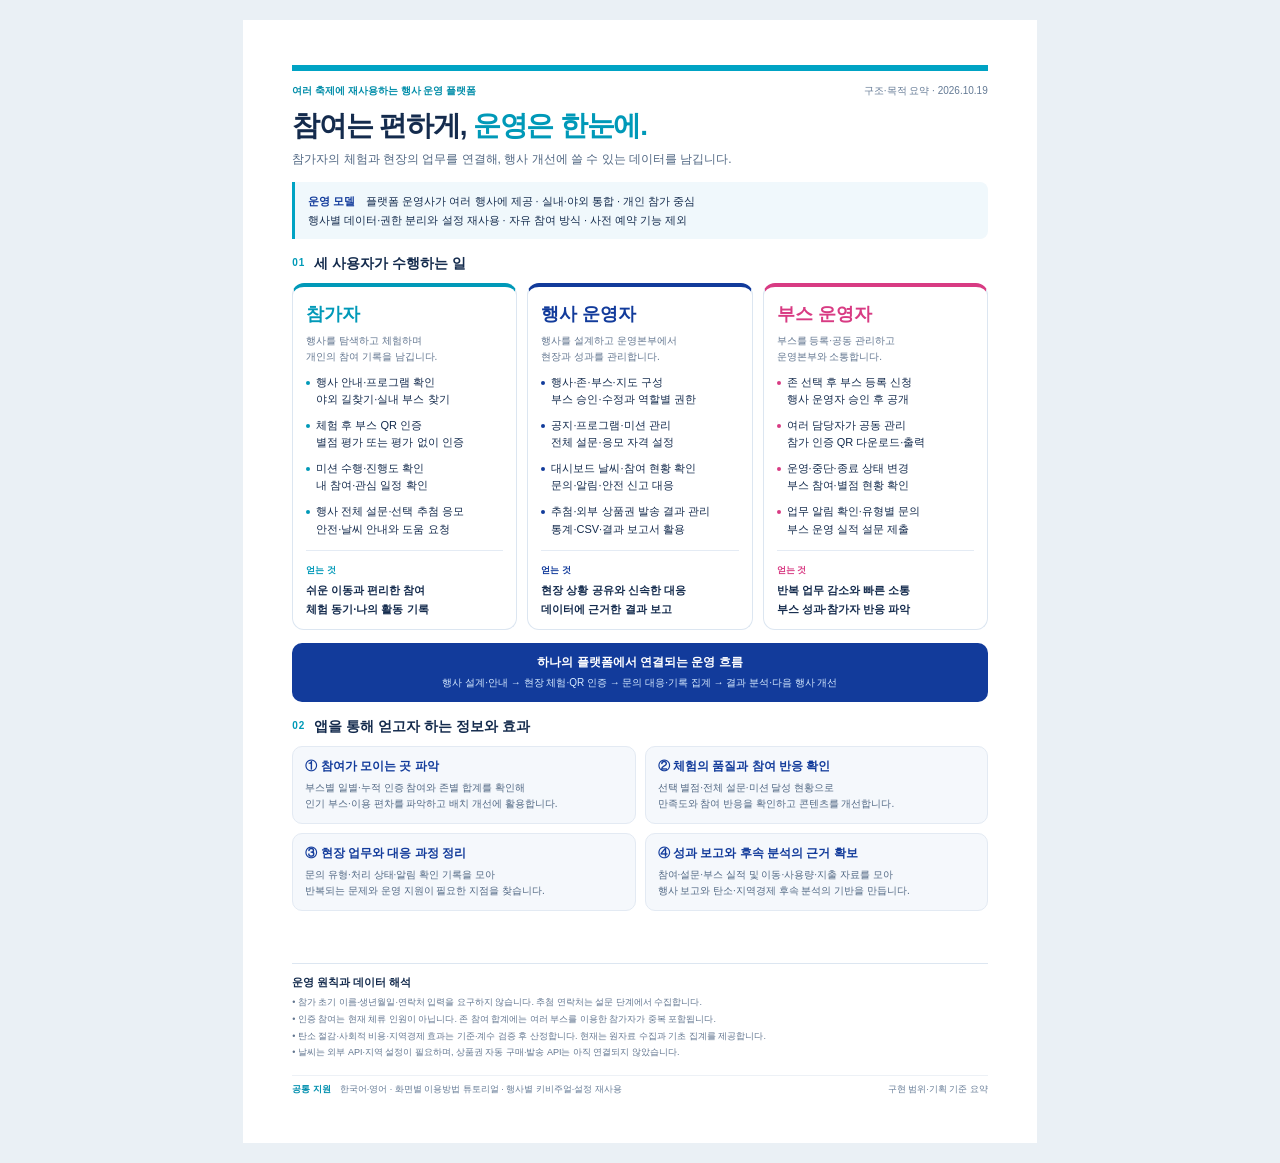
<file: docs/platform-one-page.html>
<!doctype html>
<html lang="ko">
<head>
<meta charset="utf-8">
<meta name="viewport" content="width=device-width, initial-scale=1">
<title>행사 플랫폼 한 장 요약 — 사용자 구조와 운영 목적</title>
<style>
@page{size:A4;margin:0}*{box-sizing:border-box}body{margin:0;background:#eaf0f5;color:#142b4d;font-family:"Noto Sans CJK KR","Noto Sans KR","Malgun Gothic",sans-serif;font-size:11px;line-height:1.65}.sheet{width:210mm;height:297mm;margin:20px auto;padding:12mm 13mm;background:#fff;display:flex;flex-direction:column;gap:13px;overflow:hidden}header{border-top:6px solid #00a3c4;padding-top:12px}.eyebrow{display:flex;justify-content:space-between;gap:12px;color:#647a95;font-size:10px}.eyebrow strong{color:#008da9}h1{font-size:28px;line-height:1.35;letter-spacing:-1.2px;margin:7px 0 5px}h1 span{color:#0099b8}header p{margin:0;color:#506783;font-size:12px}.positioning{padding:10px 13px;background:#f0f8fc;border-left:3px solid #00a3c4;border-radius:0 8px 8px 0}.positioning strong{color:#123b9b}.section-title{display:flex;gap:9px;align-items:center;font-size:14px;margin:0 0 8px}.section-title small{font-size:10px;letter-spacing:1px;color:#009ab7}.roles{display:grid;grid-template-columns:repeat(3,minmax(0,1fr));gap:10px}.role{border:1px solid #dce6f1;border-top:4px solid var(--color);border-radius:12px;padding:13px 13px 11px;display:flex;flex-direction:column}.role h3{margin:0;color:var(--color);font-size:18px}.role .intro{color:#61758f;font-size:10px;line-height:1.6;min-height:32px;margin:3px 0 9px}.role ul{list-style:none;padding:0;margin:0;display:flex;flex-direction:column;gap:8px;flex:1}.role li{position:relative;padding-left:10px;word-break:keep-all;line-height:1.6}.role li:before{content:"";position:absolute;top:7px;left:0;width:4px;height:4px;border-radius:50%;background:var(--color)}.benefit{margin-top:12px;padding-top:9px;border-top:1px solid #e4ebf4}.benefit small{font-weight:700;color:var(--color);font-size:9px}.benefit p{margin:3px 0 0;font-weight:700;word-break:keep-all;font-size:11px}.bridge{background:#123b9b;color:#fff;padding:10px 14px;border-radius:10px;text-align:center}.bridge strong{font-size:12px}.bridge p{margin:3px 0 0;color:#d6eaff;font-size:10px}.results{display:grid;grid-template-columns:1fr 1fr;gap:9px}.result{padding:10px 12px;background:#f5f8fc;border:1px solid #e3eaf3;border-radius:10px;min-height:71px}.result h3{font-size:12px;margin:0 0 3px;color:#123b9b}.result p{margin:0;color:#506783;font-size:10px;word-break:keep-all}.principles{border-top:1px solid #dce6f1;padding-top:9px;margin-top:auto}.principles h2{font-size:11px;margin:0 0 4px}.principles p{margin:2px 0;color:#61758f;font-size:9px;word-break:keep-all}.common{font-size:9px;color:#647a95;display:flex;justify-content:space-between;gap:10px;border-top:1px solid #edf1f6;padding-top:6px}.common strong{color:#008fae}@media print{body{background:#fff}.sheet{margin:0;break-after:avoid}}@media screen and (max-width:820px){body{overflow-x:auto}.sheet{margin:0}}
</style>
</head>
<body><main class="sheet">
<header>
 <div class="eyebrow"><strong>여러 축제에 재사용하는 행사 운영 플랫폼</strong><span>구조·목적 요약 · 2026.10.19</span></div>
 <h1>참여는 편하게, <span>운영은 한눈에.</span></h1>
 <p>참가자의 체험과 현장의 업무를 연결해, 행사 개선에 쓸 수 있는 데이터를 남깁니다.</p>
</header>
<div class="positioning"><strong>운영 모델</strong>　플랫폼 운영사가 여러 행사에 제공 · 실내·야외 통합 · 개인 참가 중심<br>행사별 데이터·권한 분리와 설정 재사용 · 자유 참여 방식 · 사전 예약 기능 제외</div>
<section aria-labelledby="roles-title">
 <h2 class="section-title" id="roles-title"><small>01</small> 세 사용자가 수행하는 일</h2>
 <div class="roles">
  <article class="role" style="--color:#0099b8">
   <h3>참가자</h3><p class="intro">행사를 탐색하고 체험하며<br>개인의 참여 기록을 남깁니다.</p>
   <ul><li>행사 안내·프로그램 확인<br>야외 길찾기·실내 부스 찾기</li><li>체험 후 부스 QR 인증<br>별점 평가 또는 평가 없이 인증</li><li>미션 수행·진행도 확인<br>내 참여·관심 일정 확인</li><li>행사 전체 설문·선택 추첨 응모<br>안전·날씨 안내와 도움 요청</li></ul>
   <div class="benefit"><small>얻는 것</small><p>쉬운 이동과 편리한 참여<br>체험 동기·나의 활동 기록</p></div>
  </article>
  <article class="role" style="--color:#123b9b">
   <h3>행사 운영자</h3><p class="intro">행사를 설계하고 운영본부에서<br>현장과 성과를 관리합니다.</p>
   <ul><li>행사·존·부스·지도 구성<br>부스 승인·수정과 역할별 권한</li><li>공지·프로그램·미션 관리<br>전체 설문·응모 자격 설정</li><li>대시보드 날씨·참여 현황 확인<br>문의·알림·안전 신고 대응</li><li>추첨·외부 상품권 발송 결과 관리<br>통계·CSV·결과 보고서 활용</li></ul>
   <div class="benefit"><small>얻는 것</small><p>현장 상황 공유와 신속한 대응<br>데이터에 근거한 결과 보고</p></div>
  </article>
  <article class="role" style="--color:#d83b83">
   <h3>부스 운영자</h3><p class="intro">부스를 등록·공동 관리하고<br>운영본부와 소통합니다.</p>
   <ul><li>존 선택 후 부스 등록 신청<br>행사 운영자 승인 후 공개</li><li>여러 담당자가 공동 관리<br>참가 인증 QR 다운로드·출력</li><li>운영·중단·종료 상태 변경<br>부스 참여·별점 현황 확인</li><li>업무 알림 확인·유형별 문의<br>부스 운영 실적 설문 제출</li></ul>
   <div class="benefit"><small>얻는 것</small><p>반복 업무 감소와 빠른 소통<br>부스 성과·참가자 반응 파악</p></div>
  </article>
 </div>
</section>
<div class="bridge"><strong>하나의 플랫폼에서 연결되는 운영 흐름</strong><p>행사 설계·안내 → 현장 체험·QR 인증 → 문의 대응·기록 집계 → 결과 분석·다음 행사 개선</p></div>
<section aria-labelledby="results-title">
 <h2 class="section-title" id="results-title"><small>02</small> 앱을 통해 얻고자 하는 정보와 효과</h2>
 <div class="results">
  <article class="result"><h3>① 참여가 모이는 곳 파악</h3><p>부스별 일별·누적 인증 참여와 존별 합계를 확인해<br>인기 부스·이용 편차를 파악하고 배치 개선에 활용합니다.</p></article>
  <article class="result"><h3>② 체험의 품질과 참여 반응 확인</h3><p>선택 별점·전체 설문·미션 달성 현황으로<br>만족도와 참여 반응을 확인하고 콘텐츠를 개선합니다.</p></article>
  <article class="result"><h3>③ 현장 업무와 대응 과정 정리</h3><p>문의 유형·처리 상태·알림 확인 기록을 모아<br>반복되는 문제와 운영 지원이 필요한 지점을 찾습니다.</p></article>
  <article class="result"><h3>④ 성과 보고와 후속 분석의 근거 확보</h3><p>참여·설문·부스 실적 및 이동·사용량·지출 자료를 모아<br>행사 보고와 탄소·지역경제 후속 분석의 기반을 만듭니다.</p></article>
 </div>
</section>
<section class="principles" aria-labelledby="principles-title">
 <h2 id="principles-title">운영 원칙과 데이터 해석</h2>
 <p>• 참가 초기 이름·생년월일·연락처 입력을 요구하지 않습니다. 추첨 연락처는 설문 단계에서 수집합니다.</p>
 <p>• 인증 참여는 현재 체류 인원이 아닙니다. 존 참여 합계에는 여러 부스를 이용한 참가자가 중복 포함됩니다.</p>
 <p>• 탄소 절감·사회적 비용·지역경제 효과는 기준·계수 검증 후 산정합니다. 현재는 원자료 수집과 기초 집계를 제공합니다.</p>
 <p>• 날씨는 외부 API·지역 설정이 필요하며, 상품권 자동 구매·발송 API는 아직 연결되지 않았습니다.</p>
</section>
<footer class="common"><span><strong>공통 지원</strong>　한국어·영어 · 화면별 이용방법 튜토리얼 · 행사별 키비주얼·설정 재사용</span><span>구현 범위·기획 기준 요약</span></footer>
</main></body></html>
</file>
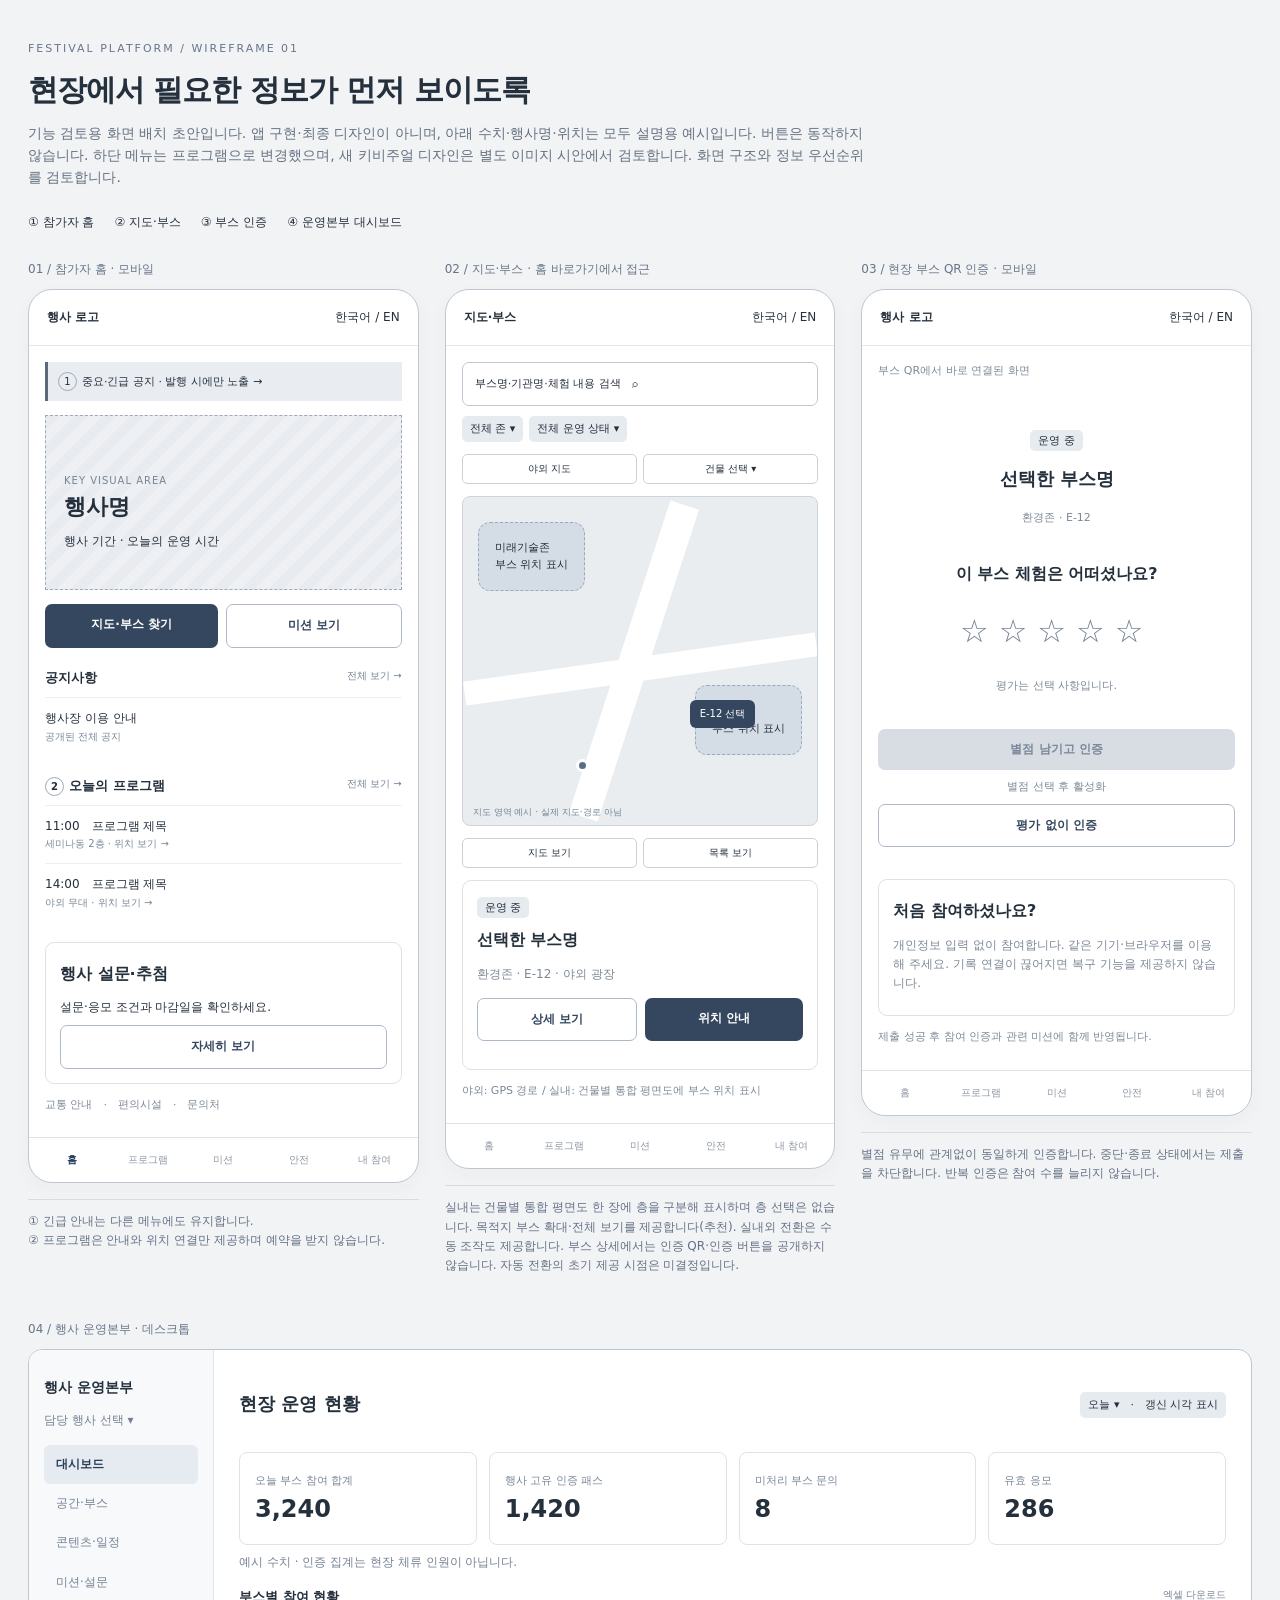
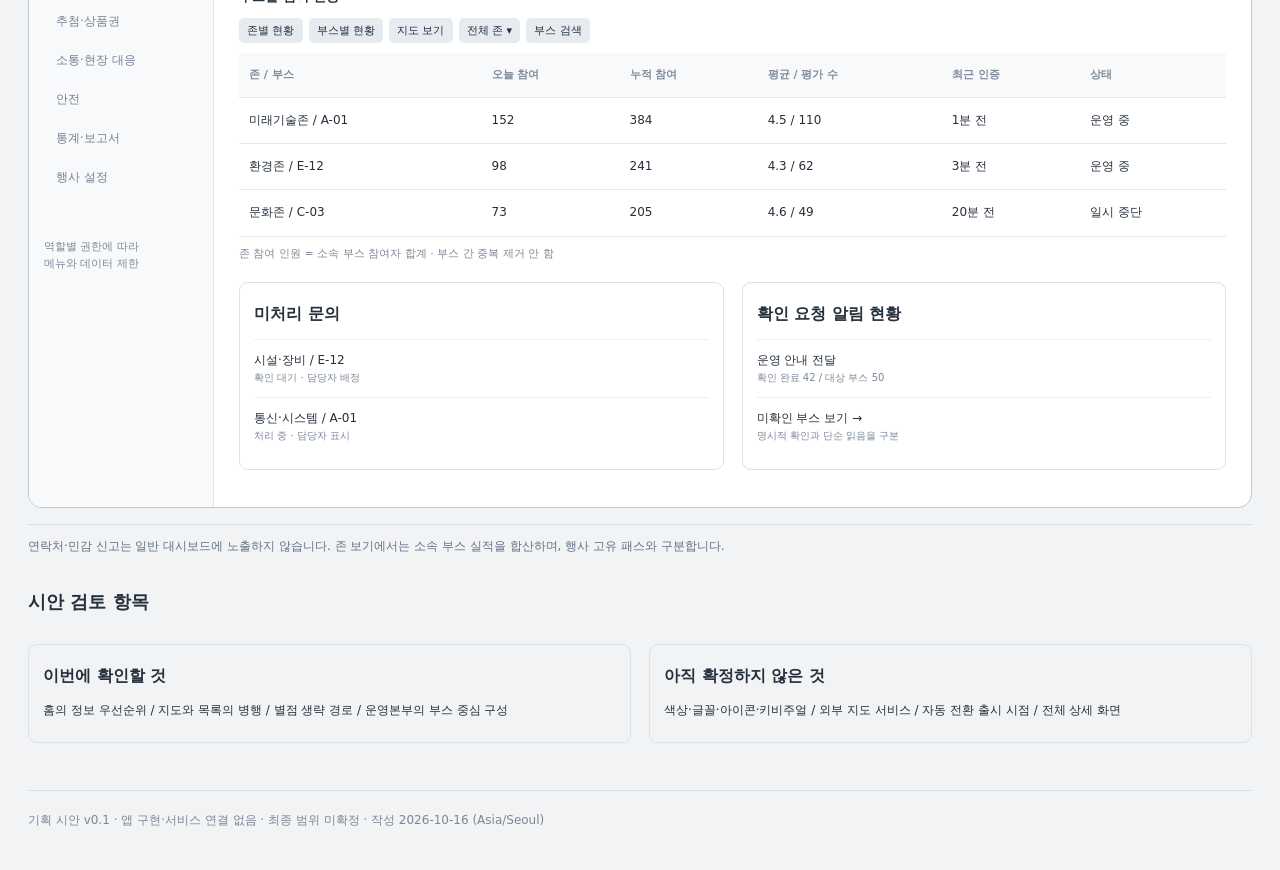
<file: docs/wireframes-v1.html>
<!doctype html>
<html lang="ko"><head><meta charset="utf-8"><meta name="viewport" content="width=device-width,initial-scale=1"><title>행사 플랫폼 · 화면 기획 01</title><style>
*{box-sizing:border-box}body{margin:0;background:#f2f3f5;color:#25303d;font:14px/1.6 system-ui,-apple-system,'Malgun Gothic',sans-serif}.page{max-width:1450px;margin:auto;padding:40px 28px}h1{font-size:30px;letter-spacing:-1px;margin:8px 0}h2{font-size:18px}h3{font-size:16px;margin:4px 0 12px}p{margin:8px 0}.eyebrow{font-size:11px;letter-spacing:2px;color:#687589}.intro{max-width:850px;color:#657181}.legend{display:flex;gap:20px;flex-wrap:wrap;margin:24px 0;font-size:12px}.pill{background:#e6ebf0;border-radius:5px;padding:4px 8px;font-size:11px}.grid{display:grid;grid-template-columns:repeat(3,minmax(280px,1fr));gap:26px;margin:28px 0}.label{font-size:12px;color:#687589;margin-bottom:10px}.phone{background:white;border:1px solid #bfc7d1;border-radius:24px;overflow:hidden;box-shadow:0 6px 20px #24324408}.top{display:flex;justify-content:space-between;padding:18px;border-bottom:1px solid #e5e8ed;font-size:12px}.logo{font-weight:800}.body{padding:16px;min-height:650px}.alert{background:#e9edf2;border-left:3px solid #5b697a;padding:10px;font-size:11px;margin-bottom:14px}.hero{background:repeating-linear-gradient(135deg,#e8ebef,#e8ebef 10px,#eef0f3 10px,#eef0f3 20px);border:1px dashed #9faab8;padding:30px 18px;min-height:175px;display:flex;flex-direction:column;justify-content:end}.hero small{font-size:10px;letter-spacing:1px;color:#798493}.hero strong{font-size:22px}.hero p{font-size:12px}.actions{display:flex;gap:8px;margin:14px 0}.button{background:#34475e;color:white;border-radius:7px;padding:11px;text-align:center;font-size:12px;font-weight:650;flex:1}.secondary{background:white;border:1px solid #aeb9c7;color:#34475e}.section{margin:20px 0}.section-title{display:flex;justify-content:space-between;font-size:13px;font-weight:700;margin-bottom:9px}.section-title small{font-size:10px;color:#748092;font-weight:400}.row{padding:11px 0;border-top:1px solid #edf0f3;font-size:12px}.row small{display:block;color:#7a8798;font-size:10px}.box{border:1px solid #dce2e9;border-radius:9px;padding:14px;margin:12px 0}.box p{font-size:12px}.muted{font-size:11px;color:#7d8897}.nav{display:flex;border-top:1px solid #dce2e9;padding:14px 6px;gap:2px}.nav span{flex:1;text-align:center;color:#8c95a1;font-size:10px}.nav .active{font-weight:800;color:#263c58}.search{border:1px solid #bdc8d3;border-radius:7px;padding:12px;font-size:11px}.filters{display:flex;gap:6px;margin:10px 0;flex-wrap:wrap}.map{position:relative;background:#e9edf0;height:330px;overflow:hidden;border:1px solid #cbd3dc;border-radius:8px}.map:before{content:'';position:absolute;left:44%;height:100%;width:30px;background:white;transform:rotate(18deg)}.map:after{content:'';position:absolute;top:49%;width:100%;height:24px;background:white;transform:rotate(-8deg)}.zone{position:absolute;background:#d4dce5;border:1px dashed #9aaabc;border-radius:12px;padding:16px;font-size:11px;z-index:1}.zone.a{left:15px;top:25px}.zone.b{right:15px;bottom:70px}.pin{position:absolute;left:64%;top:62%;padding:6px 10px;background:#34475e;color:white;border-radius:6px;z-index:2;font-size:10px}.loc{position:absolute;left:32%;top:80%;width:13px;height:13px;border:3px solid white;background:#586d88;border-radius:50%;z-index:2}.mapnote{position:absolute;bottom:5px;left:10px;font-size:9px;color:#758295;z-index:2}.switch{display:flex;gap:6px;margin:12px 0}.switch span{flex:1;text-align:center;border:1px solid #cad2dc;border-radius:5px;padding:6px;font-size:10px}.score{text-align:center;padding:48px 0 26px}.stars{letter-spacing:10px;font-size:32px;color:#758295;margin:20px 0}.disabled{background:#d8dde4;color:#7a8798}.space{height:22px}.note{border-top:1px solid #d5dce5;padding-top:12px;margin-top:16px;font-size:12px;color:#647185}.number{display:inline-flex;align-items:center;justify-content:center;width:19px;height:19px;border:1px solid #9daab9;border-radius:50%;font-size:10px;margin-right:5px}.desk{background:white;border:1px solid #bcc7d4;border-radius:14px;overflow:hidden;display:grid;grid-template-columns:185px 1fr}.sidebar{background:#f8f9fb;border-right:1px solid #e0e5ec;padding:22px 15px}.sidebar h3{font-size:14px}.sideitem{padding:10px 12px;font-size:12px;color:#748194}.sideitem.active{background:#e6ebf1;border-radius:6px;color:#283f59;font-weight:700}.workspace{padding:25px;min-width:0}.deskhead{display:flex;justify-content:space-between;align-items:center;margin-bottom:18px}.stats{display:grid;grid-template-columns:repeat(4,1fr);gap:12px}.stat{border:1px solid #dce3eb;padding:15px;border-radius:8px}.stat strong{display:block;font-size:24px}.stat small{font-size:11px;color:#7a8798}table{width:100%;border-collapse:collapse;font-size:12px;white-space:nowrap}th,td{text-align:left;border-bottom:1px solid #e4e8ee;padding:13px 10px}th{color:#7e8b9a;font-size:11px;background:#f7f9fb}.scroll{overflow:auto}.columns{display:grid;grid-template-columns:1fr 1fr;gap:18px}.caption{font-size:12px;color:#758193;margin-bottom:15px}.foot{font-size:12px;color:#7c8796;margin-top:35px;border-top:1px solid #d9dfe7;padding-top:20px}@media(max-width:1000px){.grid{grid-template-columns:1fr}.phone{max-width:420px;margin:auto}.label,.note{max-width:420px;margin-left:auto;margin-right:auto}.desk{grid-template-columns:1fr}.sidebar{display:none}.stats{grid-template-columns:1fr 1fr}.columns{grid-template-columns:1fr}.page{padding:25px 16px}.workspace{padding:15px}}@media print{body{background:white}.page{padding:10px}.grid{grid-template-columns:repeat(3,1fr);gap:12px}.body{min-height:650px}.desk{break-inside:avoid}.foot{break-before:avoid}}
</style></head><body><main class="page"><div class="eyebrow">FESTIVAL PLATFORM / WIREFRAME 01</div><h1>현장에서 필요한 정보가 먼저 보이도록</h1><p class="intro">기능 검토용 화면 배치 초안입니다. 앱 구현·최종 디자인이 아니며, 아래 수치·행사명·위치는 모두 설명용 예시입니다. 버튼은 동작하지 않습니다. 하단 메뉴는 프로그램으로 변경했으며, 새 키비주얼 디자인은 별도 이미지 시안에서 검토합니다. 화면 구조와 정보 우선순위를 검토합니다.</p><div class="legend"><span>① 참가자 홈</span><span>② 지도·부스</span><span>③ 부스 인증</span><span>④ 운영본부 대시보드</span></div>
<div class="grid">
<section><div class="label">01 / 참가자 홈 · 모바일</div><div class="phone"><div class="top"><span class="logo">행사 로고</span><span>한국어 / EN</span></div><div class="body"><div class="alert"><span class="number">1</span>중요·긴급 공지 · 발행 시에만 노출 →</div><div class="hero"><small>KEY VISUAL AREA</small><strong>행사명</strong><p>행사 기간 · 오늘의 운영 시간</p></div><div class="actions"><div class="button">지도·부스 찾기</div><div class="button secondary">미션 보기</div></div><div class="section"><div class="section-title">공지사항 <small>전체 보기 →</small></div><div class="row">행사장 이용 안내<small>공개된 전체 공지</small></div></div><div class="section"><div class="section-title"><span><span class="number">2</span>오늘의 프로그램</span><small>전체 보기 →</small></div><div class="row">11:00　프로그램 제목<small>세미나동 2층 · 위치 보기 →</small></div><div class="row">14:00　프로그램 제목<small>야외 무대 · 위치 보기 →</small></div></div><div class="box"><h3>행사 설문·추첨</h3><p>설문·응모 조건과 마감일을 확인하세요.</p><div class="button secondary">자세히 보기</div></div><p class="muted">교통 안내　·　편의시설　·　문의처</p></div><div class="nav"><span class="active">홈</span><span>프로그램</span><span>미션</span><span>안전</span><span>내 참여</span></div></div><div class="note">① 긴급 안내는 다른 메뉴에도 유지합니다.<br>② 프로그램은 안내와 위치 연결만 제공하며 예약을 받지 않습니다.</div></section>
<section><div class="label">02 / 지도·부스 · 홈 바로가기에서 접근</div><div class="phone"><div class="top"><span class="logo">지도·부스</span><span>한국어 / EN</span></div><div class="body"><div class="search">부스명·기관명·체험 내용 검색　⌕</div><div class="filters"><span class="pill">전체 존 ▾</span><span class="pill">전체 운영 상태 ▾</span></div><div class="switch"><span>야외 지도</span><span>건물 선택 ▾</span></div><div class="map"><div class="zone a">미래기술존<br>부스 위치 표시</div><div class="zone b">환경존<br>부스 위치 표시</div><div class="pin">E-12 선택</div><div class="loc"></div><div class="mapnote">지도 영역 예시 · 실제 지도·경로 아님</div></div><div class="switch"><span>지도 보기</span><span>목록 보기</span></div><div class="box"><span class="pill">운영 중</span><h3 style="margin-top:10px">선택한 부스명</h3><p class="muted">환경존 · E-12 · 야외 광장</p><div class="actions"><div class="button secondary">상세 보기</div><div class="button">위치 안내</div></div></div><p class="muted">야외: GPS 경로 / 실내: 건물별 통합 평면도에 부스 위치 표시</p></div><div class="nav"><span>홈</span><span>프로그램</span><span>미션</span><span>안전</span><span>내 참여</span></div></div><div class="note">실내는 건물별 통합 평면도 한 장에 층을 구분해 표시하며 층 선택은 없습니다. 목적지 부스 확대·전체 보기를 제공합니다(추천). 실내외 전환은 수동 조작도 제공합니다. 부스 상세에서는 인증 QR·인증 버튼을 공개하지 않습니다. 자동 전환의 초기 제공 시점은 미결정입니다.</div></section>
<section><div class="label">03 / 현장 부스 QR 인증 · 모바일</div><div class="phone"><div class="top"><span class="logo">행사 로고</span><span>한국어 / EN</span></div><div class="body"><div class="muted">부스 QR에서 바로 연결된 화면</div><div class="score"><span class="pill">운영 중</span><h2>선택한 부스명</h2><p class="muted">환경존 · E-12</p><div class="space"></div><h3>이 부스 체험은 어떠셨나요?</h3><div class="stars">☆☆☆☆☆</div><p class="muted">평가는 선택 사항입니다.</p></div><div class="button disabled">별점 남기고 인증</div><p class="muted" style="text-align:center">별점 선택 후 활성화</p><div class="button secondary">평가 없이 인증</div><div class="box" style="margin-top:32px"><h3>처음 참여하셨나요?</h3><p class="muted">개인정보 입력 없이 참여합니다. 같은 기기·브라우저를 이용해 주세요. 기록 연결이 끊어지면 복구 기능을 제공하지 않습니다.</p></div><p class="muted">제출 성공 후 참여 인증과 관련 미션에 함께 반영됩니다.</p></div><div class="nav"><span>홈</span><span>프로그램</span><span>미션</span><span>안전</span><span>내 참여</span></div></div><div class="note">별점 유무에 관계없이 동일하게 인증합니다. 중단·종료 상태에서는 제출을 차단합니다. 반복 인증은 참여 수를 늘리지 않습니다.</div></section>
</div>
<section style="margin-top:45px"><div class="label">04 / 행사 운영본부 · 데스크톱</div><div class="desk"><aside class="sidebar"><h3>행사 운영본부</h3><p class="caption">담당 행사 선택 ▾</p><div class="sideitem active">대시보드</div><div class="sideitem">공간·부스</div><div class="sideitem">콘텐츠·일정</div><div class="sideitem">미션·설문</div><div class="sideitem">추첨·상품권</div><div class="sideitem">소통·현장 대응</div><div class="sideitem">안전</div><div class="sideitem">통계·보고서</div><div class="sideitem">행사 설정</div><p class="muted" style="margin-top:40px">역할별 권한에 따라<br>메뉴와 데이터 제한</p></aside><div class="workspace"><div class="deskhead"><h2>현장 운영 현황</h2><span class="pill">오늘 ▾　·　갱신 시각 표시</span></div><div class="stats"><div class="stat"><small>오늘 부스 참여 합계</small><strong>3,240</strong></div><div class="stat"><small>행사 고유 인증 패스</small><strong>1,420</strong></div><div class="stat"><small>미처리 부스 문의</small><strong>8</strong></div><div class="stat"><small>유효 응모</small><strong>286</strong></div></div><p class="caption">예시 수치 · 인증 집계는 현장 체류 인원이 아닙니다.</p><div class="section-title"><span>부스별 참여 현황</span><small>엑셀 다운로드</small></div><div class="filters"><span class="pill">존별 현황</span><span class="pill">부스별 현황</span><span class="pill">지도 보기</span><span class="pill">전체 존 ▾</span><span class="pill">부스 검색</span></div><div class="scroll"><table><thead><tr><th>존 / 부스</th><th>오늘 참여</th><th>누적 참여</th><th>평균 / 평가 수</th><th>최근 인증</th><th>상태</th></tr></thead><tbody><tr><td>미래기술존 / A-01</td><td>152</td><td>384</td><td>4.5 / 110</td><td>1분 전</td><td>운영 중</td></tr><tr><td>환경존 / E-12</td><td>98</td><td>241</td><td>4.3 / 62</td><td>3분 전</td><td>운영 중</td></tr><tr><td>문화존 / C-03</td><td>73</td><td>205</td><td>4.6 / 49</td><td>20분 전</td><td>일시 중단</td></tr></tbody></table></div><p class="muted">존 참여 인원 = 소속 부스 참여자 합계 · 부스 간 중복 제거 안 함</p><div class="columns"><div class="box"><h3>미처리 문의</h3><div class="row">시설·장비 / E-12<small>확인 대기 · 담당자 배정</small></div><div class="row">통신·시스템 / A-01<small>처리 중 · 담당자 표시</small></div></div><div class="box"><h3>확인 요청 알림 현황</h3><div class="row">운영 안내 전달<small>확인 완료 42 / 대상 부스 50</small></div><div class="row">미확인 부스 보기 →<small>명시적 확인과 단순 읽음을 구분</small></div></div></div></div></div><div class="note">연락처·민감 신고는 일반 대시보드에 노출하지 않습니다. 존 보기에서는 소속 부스 실적을 합산하며, 행사 고유 패스와 구분합니다.</div></section>
<section style="margin-top:32px"><h2>시안 검토 항목</h2><div class="columns"><div class="box"><h3>이번에 확인할 것</h3><p>홈의 정보 우선순위 / 지도와 목록의 병행 / 별점 생략 경로 / 운영본부의 부스 중심 구성</p></div><div class="box"><h3>아직 확정하지 않은 것</h3><p>색상·글꼴·아이콘·키비주얼 / 외부 지도 서비스 / 자동 전환 출시 시점 / 전체 상세 화면</p></div></div></section><div class="foot">기획 시안 v0.1 · 앱 구현·서비스 연결 없음 · 최종 범위 미확정 · 작성 2026-10-16 (Asia/Seoul)</div></main></body></html>
</file>
